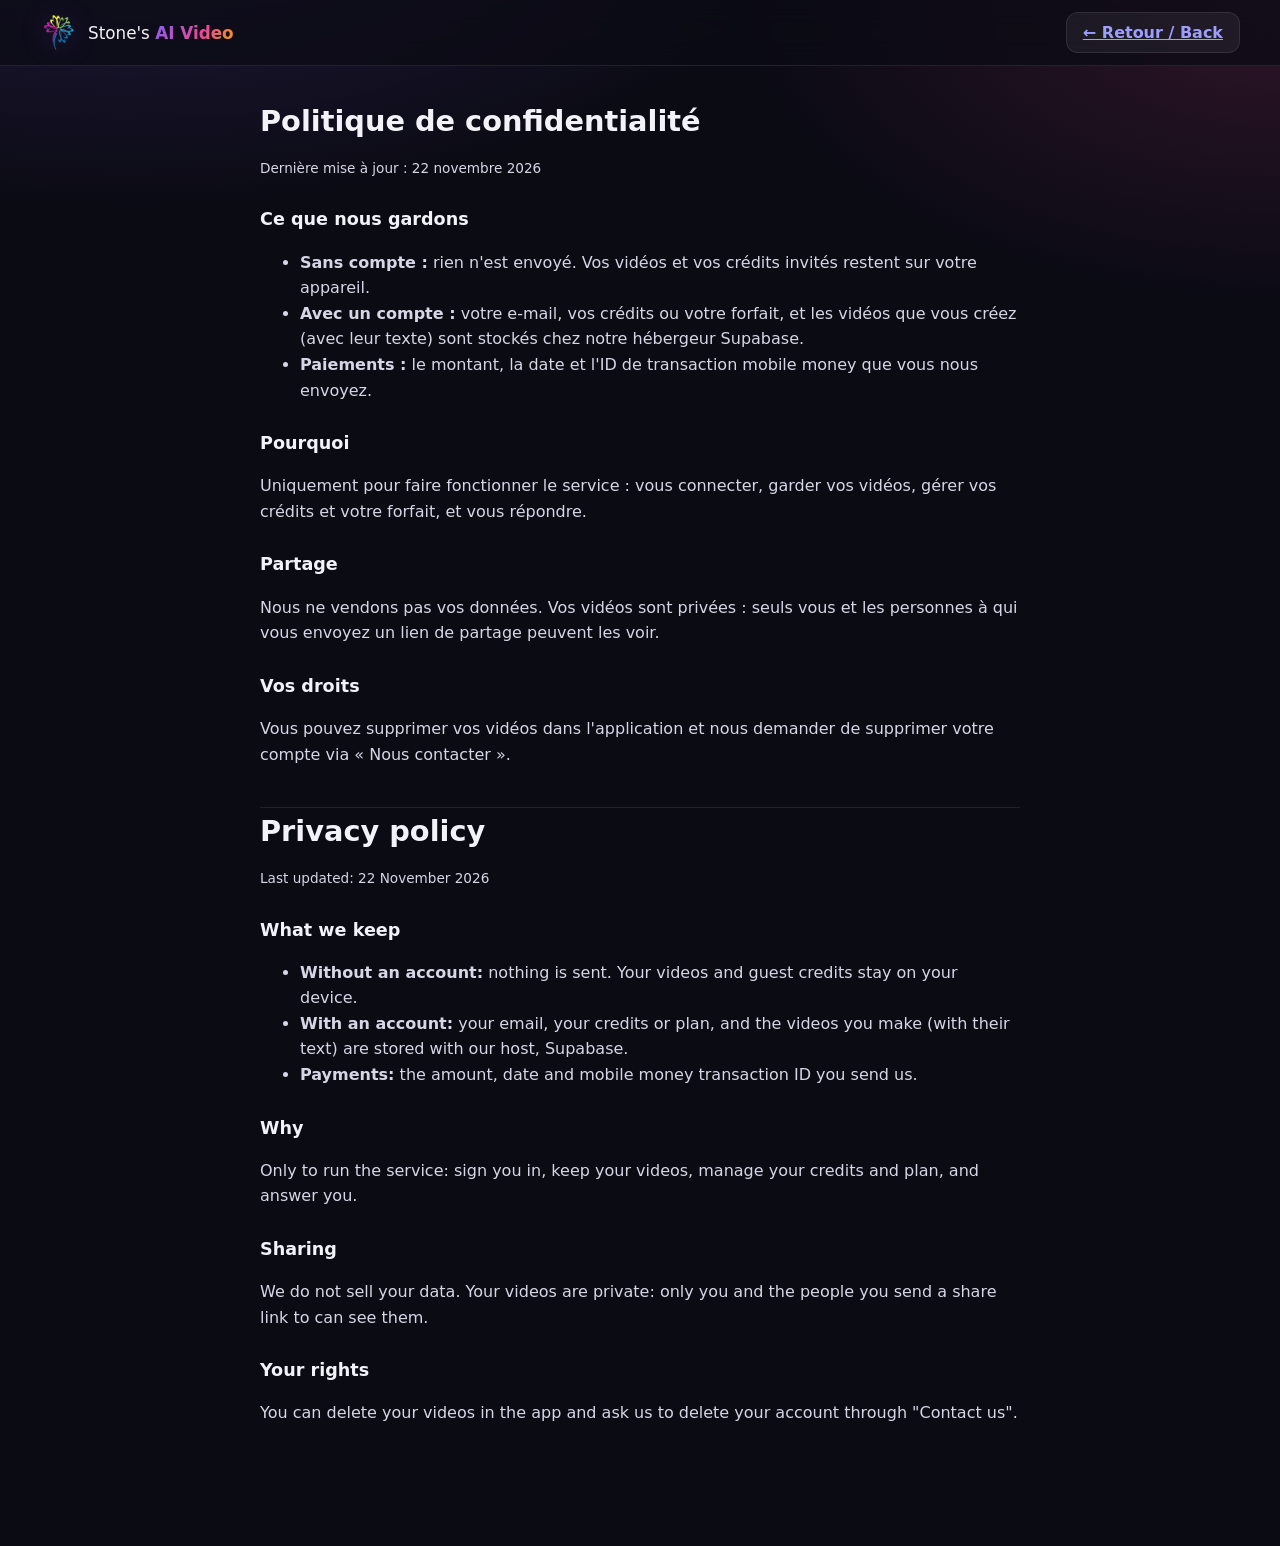
<file: privacy.html>
<!doctype html>
<html lang="fr">
<head>
  <meta charset="utf-8" />
  <meta name="viewport" content="width=device-width, initial-scale=1" />
  <title>Confidentialité · Stone's AI Video</title>
  <link rel="icon" href="assets/favicon-32.png" type="image/png" />
  <link rel="stylesheet" href="css/styles.css" />
  <style>
    .legal { max-width: 760px; margin: 0 auto; padding: 32px 0 40px; line-height: 1.6; }
    .legal h1 { font-size: 1.8rem; margin: 0 0 6px; }
    .legal h2 { font-size: 1.1rem; margin: 26px 0 6px; }
    .legal p, .legal li { color: #d6d6e6; }
    .legal .lang-sep { margin: 40px 0 0; border: 0; border-top: 1px solid var(--panel-border); }
  </style>
</head>
<body>
  <header class="topbar">
    <a class="brand" href="./"><img class="brand-logo" src="assets/icon-192.png" width="38" height="38" alt="" /><span class="brand-name">Stone's <b>AI Video</b></span></a>
    <div class="top-actions"><a class="btn btn-ghost" href="./">← Retour / Back</a></div>
  </header>
  <main class="legal">
    <h1>Politique de confidentialité</h1>
    <p class="muted small">Dernière mise à jour : 22 novembre 2026</p>
    <h2>Ce que nous gardons</h2>
    <ul>
      <li><b>Sans compte :</b> rien n'est envoyé. Vos vidéos et vos crédits invités restent sur votre appareil.</li>
      <li><b>Avec un compte :</b> votre e-mail, vos crédits ou votre forfait, et les vidéos que vous créez (avec leur texte) sont stockés chez notre hébergeur Supabase.</li>
      <li><b>Paiements :</b> le montant, la date et l'ID de transaction mobile money que vous nous envoyez.</li>
    </ul>
    <h2>Pourquoi</h2>
    <p>Uniquement pour faire fonctionner le service : vous connecter, garder vos vidéos, gérer vos crédits et votre forfait, et vous répondre.</p>
    <h2>Partage</h2>
    <p>Nous ne vendons pas vos données. Vos vidéos sont privées : seuls vous et les personnes à qui vous envoyez un lien de partage peuvent les voir.</p>
    <h2>Vos droits</h2>
    <p>Vous pouvez supprimer vos vidéos dans l'application et nous demander de supprimer votre compte via « Nous contacter ».</p>
    <hr class="lang-sep" />
    <h1>Privacy policy</h1>
    <p class="muted small">Last updated: 22 November 2026</p>
    <h2>What we keep</h2>
    <ul>
      <li><b>Without an account:</b> nothing is sent. Your videos and guest credits stay on your device.</li>
      <li><b>With an account:</b> your email, your credits or plan, and the videos you make (with their text) are stored with our host, Supabase.</li>
      <li><b>Payments:</b> the amount, date and mobile money transaction ID you send us.</li>
    </ul>
    <h2>Why</h2>
    <p>Only to run the service: sign you in, keep your videos, manage your credits and plan, and answer you.</p>
    <h2>Sharing</h2>
    <p>We do not sell your data. Your videos are private: only you and the people you send a share link to can see them.</p>
    <h2>Your rights</h2>
    <p>You can delete your videos in the app and ask us to delete your account through "Contact us".</p>
  </main>
</body>
</html>
</file>
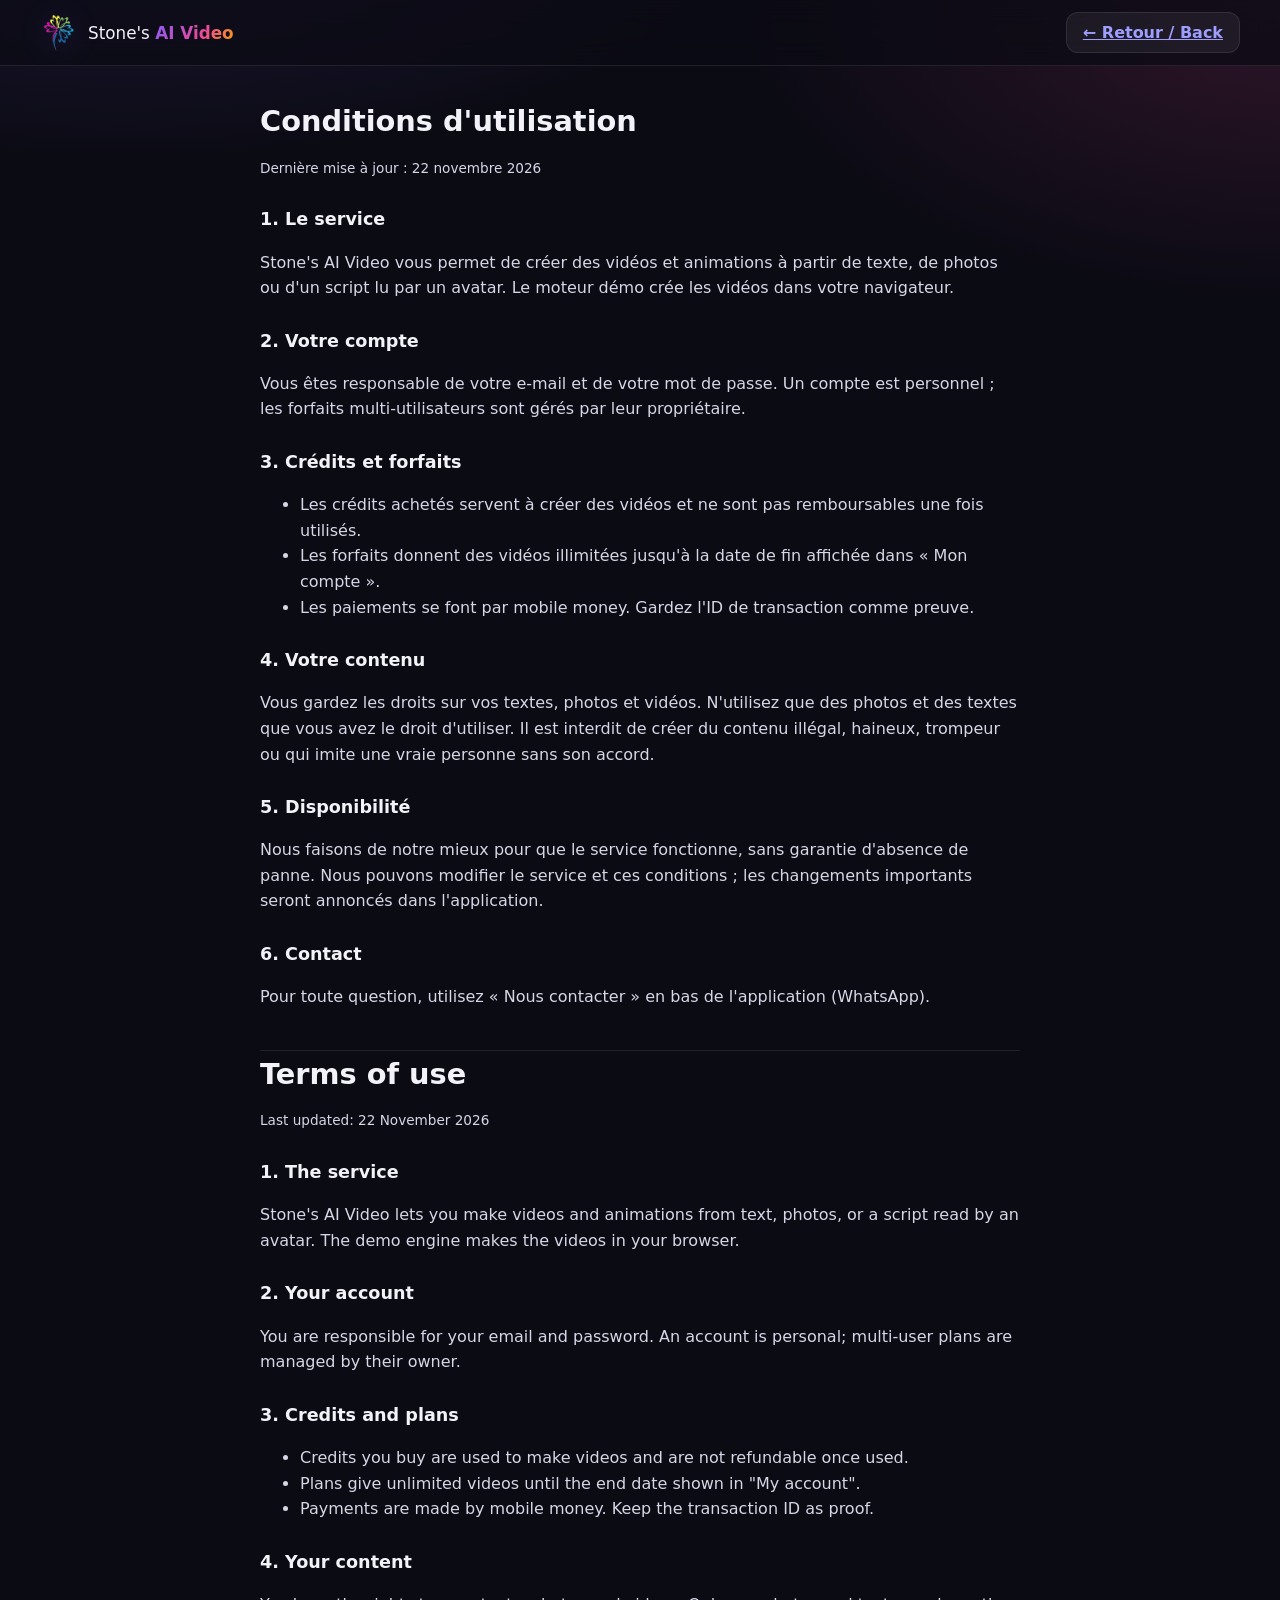
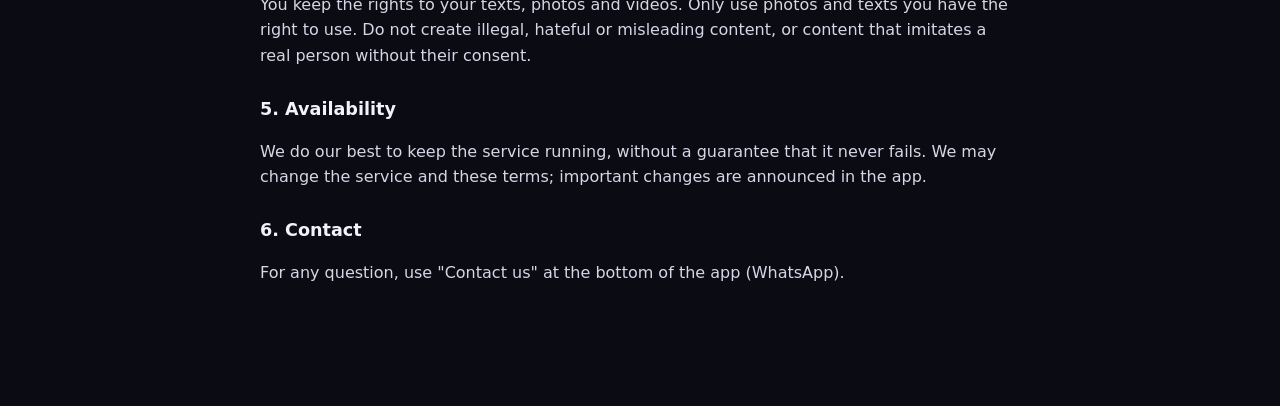
<file: terms.html>
<!doctype html>
<html lang="fr">
<head>
  <meta charset="utf-8" />
  <meta name="viewport" content="width=device-width, initial-scale=1" />
  <title>Conditions · Stone's AI Video</title>
  <link rel="icon" href="assets/favicon-32.png" type="image/png" />
  <link rel="stylesheet" href="css/styles.css" />
  <style>
    .legal { max-width: 760px; margin: 0 auto; padding: 32px 0 40px; line-height: 1.6; }
    .legal h1 { font-size: 1.8rem; margin: 0 0 6px; }
    .legal h2 { font-size: 1.1rem; margin: 26px 0 6px; }
    .legal p, .legal li { color: #d6d6e6; }
    .legal .lang-sep { margin: 40px 0 0; border: 0; border-top: 1px solid var(--panel-border); }
  </style>
</head>
<body>
  <header class="topbar">
    <a class="brand" href="./"><img class="brand-logo" src="assets/icon-192.png" width="38" height="38" alt="" /><span class="brand-name">Stone's <b>AI Video</b></span></a>
    <div class="top-actions"><a class="btn btn-ghost" href="./">← Retour / Back</a></div>
  </header>
  <main class="legal">
    <h1>Conditions d'utilisation</h1>
    <p class="muted small">Dernière mise à jour : 22 novembre 2026</p>
    <h2>1. Le service</h2>
    <p>Stone's AI Video vous permet de créer des vidéos et animations à partir de texte, de photos ou d'un script lu par un avatar. Le moteur démo crée les vidéos dans votre navigateur.</p>
    <h2>2. Votre compte</h2>
    <p>Vous êtes responsable de votre e-mail et de votre mot de passe. Un compte est personnel ; les forfaits multi-utilisateurs sont gérés par leur propriétaire.</p>
    <h2>3. Crédits et forfaits</h2>
    <ul>
      <li>Les crédits achetés servent à créer des vidéos et ne sont pas remboursables une fois utilisés.</li>
      <li>Les forfaits donnent des vidéos illimitées jusqu'à la date de fin affichée dans « Mon compte ».</li>
      <li>Les paiements se font par mobile money. Gardez l'ID de transaction comme preuve.</li>
    </ul>
    <h2>4. Votre contenu</h2>
    <p>Vous gardez les droits sur vos textes, photos et vidéos. N'utilisez que des photos et des textes que vous avez le droit d'utiliser. Il est interdit de créer du contenu illégal, haineux, trompeur ou qui imite une vraie personne sans son accord.</p>
    <h2>5. Disponibilité</h2>
    <p>Nous faisons de notre mieux pour que le service fonctionne, sans garantie d'absence de panne. Nous pouvons modifier le service et ces conditions ; les changements importants seront annoncés dans l'application.</p>
    <h2>6. Contact</h2>
    <p>Pour toute question, utilisez « Nous contacter » en bas de l'application (WhatsApp).</p>
    <hr class="lang-sep" />
    <h1>Terms of use</h1>
    <p class="muted small">Last updated: 22 November 2026</p>
    <h2>1. The service</h2>
    <p>Stone's AI Video lets you make videos and animations from text, photos, or a script read by an avatar. The demo engine makes the videos in your browser.</p>
    <h2>2. Your account</h2>
    <p>You are responsible for your email and password. An account is personal; multi-user plans are managed by their owner.</p>
    <h2>3. Credits and plans</h2>
    <ul>
      <li>Credits you buy are used to make videos and are not refundable once used.</li>
      <li>Plans give unlimited videos until the end date shown in "My account".</li>
      <li>Payments are made by mobile money. Keep the transaction ID as proof.</li>
    </ul>
    <h2>4. Your content</h2>
    <p>You keep the rights to your texts, photos and videos. Only use photos and texts you have the right to use. Do not create illegal, hateful or misleading content, or content that imitates a real person without their consent.</p>
    <h2>5. Availability</h2>
    <p>We do our best to keep the service running, without a guarantee that it never fails. We may change the service and these terms; important changes are announced in the app.</p>
    <h2>6. Contact</h2>
    <p>For any question, use "Contact us" at the bottom of the app (WhatsApp).</p>
  </main>
</body>
</html>
</file>
<file: css/styles.css>
:root {
  --bg: #0b0b14;
  --bg-2: #12121f;
  --panel: rgba(255, 255, 255, 0.045);
  --panel-border: rgba(255, 255, 255, 0.09);
  --text: #f2f2f8;
  --muted: #9a9ab4;
  --accent: #8b5cf6;
  --accent-2: #ec4899;
  --accent-3: #22d3ee;
  --good: #34d399;
  --danger: #f87171;
  --radius: 18px;
  --grad: linear-gradient(120deg, var(--accent) 0%, var(--accent-2) 60%, #f59e0b 100%);
  color-scheme: dark;
}

* { box-sizing: border-box; }
html { scroll-behavior: smooth; }
body {
  margin: 0;
  font-family: Inter, system-ui, -apple-system, Segoe UI, Roboto, sans-serif;
  background:
    radial-gradient(1200px 600px at 10% -10%, rgba(139, 92, 246, 0.22), transparent 60%),
    radial-gradient(900px 500px at 100% 0%, rgba(236, 72, 153, 0.16), transparent 60%),
    var(--bg);
  color: var(--text);
  min-height: 100vh;
  -webkit-font-smoothing: antialiased;
  /* Room for the hosting badge in the bottom corner so it never covers content. */
  padding-bottom: 64px;
  overflow-x: hidden;
}
em { font-style: normal; }
button, input, select, textarea { font: inherit; color: inherit; }
button { cursor: pointer; }
.hidden { display: none !important; }
.muted { color: var(--muted); }
.small { font-size: 0.85rem; }
.center { text-align: center; }

/* Top bar */
.topbar {
  position: sticky; top: 0; z-index: 20;
  display: flex; align-items: center; gap: 16px;
  padding: 12px clamp(16px, 4vw, 40px);
  background: rgba(11, 11, 20, 0.75);
  backdrop-filter: blur(14px);
  border-bottom: 1px solid var(--panel-border);
}
.brand { display: flex; align-items: center; gap: 10px; text-decoration: none; color: var(--text); font-size: 1.05rem; }
.brand-mark {
  display: grid; place-items: center; width: 34px; height: 34px; border-radius: 10px;
  background: var(--grad); font-size: 0.9rem; box-shadow: 0 6px 20px rgba(139, 92, 246, 0.45);
}
.brand-logo { width: 38px; height: 38px; object-fit: contain; filter: drop-shadow(0 4px 14px rgba(139, 92, 246, 0.35)); }
.brand-name b { background: var(--grad); -webkit-background-clip: text; background-clip: text; color: transparent; }
.topnav { display: flex; gap: 18px; margin-left: 12px; }
.topnav a { color: var(--muted); text-decoration: none; font-weight: 500; }
.topnav a:hover { color: var(--text); }
.top-actions { margin-left: auto; display: flex; gap: 10px; align-items: center; }
.credits-pill {
  display: flex; align-items: center; gap: 6px;
  border: 1px solid rgba(245, 158, 11, 0.35); background: rgba(245, 158, 11, 0.1);
  color: #fcd34d; padding: 7px 12px; border-radius: 999px; font-weight: 600; font-size: 0.9rem;
}
.coin { font-size: 0.8rem; }

/* Buttons */
.btn {
  border: 0; border-radius: 12px; padding: 10px 16px; font-weight: 600;
  display: inline-flex; align-items: center; justify-content: center; gap: 8px;
  transition: transform 0.12s ease, box-shadow 0.2s ease, background 0.2s ease, opacity 0.2s;
}
.btn:active { transform: scale(0.97); }
.btn:disabled { opacity: 0.55; cursor: not-allowed; }
.btn-primary { background: var(--grad); color: white; box-shadow: 0 8px 26px rgba(139, 92, 246, 0.35); }
.btn-primary:hover:not(:disabled) { box-shadow: 0 10px 34px rgba(236, 72, 153, 0.45); }
.btn-ghost { background: rgba(255, 255, 255, 0.06); border: 1px solid var(--panel-border); }
.btn-ghost:hover { background: rgba(255, 255, 255, 0.11); }
.btn-sm { padding: 7px 12px; font-size: 0.88rem; }
.btn-xl { width: 100%; padding: 16px 20px; font-size: 1.08rem; border-radius: 14px; justify-content: space-between; margin-top: 6px; }
.btn-block { width: 100%; margin-top: 10px; }
.btn.danger { color: var(--danger); }
.cost { font-size: 0.82rem; background: rgba(0, 0, 0, 0.22); padding: 4px 10px; border-radius: 999px; }
.linklike { background: none; border: 0; color: var(--accent-3); padding: 0; font-weight: 600; }

/* Hero */
main { padding: 0 clamp(16px, 4vw, 40px); max-width: 1280px; margin: 0 auto; }
.hero { padding-top: 26px; }
.hero h1 {
  font-size: clamp(1.9rem, 4.6vw, 3.3rem); line-height: 1.08; margin: 0 0 10px; letter-spacing: -0.02em; text-align: center; font-weight: 800;
}
.grad { white-space: nowrap; background: var(--grad); -webkit-background-clip: text; background-clip: text; color: transparent; }
.sub { text-align: center; color: var(--muted); font-size: 1.05rem; margin: 0 auto 22px; max-width: 620px; }

/* Studio layout */
.studio { display: grid; grid-template-columns: minmax(0, 1.1fr) minmax(0, 1fr); gap: 22px; align-items: start; }
.panel {
  background: var(--panel); border: 1px solid var(--panel-border); border-radius: var(--radius);
  padding: 20px; box-shadow: 0 20px 60px rgba(0, 0, 0, 0.35);
}
.stage { position: sticky; top: 80px; display: flex; flex-direction: column; gap: 14px; }

.mode-tabs { display: grid; grid-template-columns: repeat(3, minmax(0, 1fr)); gap: 6px; background: rgba(0,0,0,0.25); padding: 5px; border-radius: 14px; margin-bottom: 16px; }
.mode-tab {
  border: 0; background: transparent; color: var(--muted); padding: 10px 6px; border-radius: 10px; font-weight: 600; font-size: 0.92rem;
  display: flex; gap: 6px; align-items: center; justify-content: center; text-align: center; line-height: 1.2;
}
.mode-tab.active { background: rgba(255,255,255,0.1); color: var(--text); box-shadow: inset 0 0 0 1px rgba(255,255,255,0.08); }

.prompt-wrap {
  border: 1px solid var(--panel-border); border-radius: 14px; background: rgba(0, 0, 0, 0.28);
  transition: border-color 0.2s, box-shadow 0.2s;
}
.prompt-wrap:focus-within { border-color: rgba(139, 92, 246, 0.7); box-shadow: 0 0 0 4px rgba(139, 92, 246, 0.15); }
textarea {
  width: 100%; resize: vertical; min-height: 88px; border: 0; background: transparent; outline: none;
  padding: 12px 16px 6px; font-size: 1.02rem; line-height: 1.5;
}
.prompt-tools { display: flex; justify-content: space-between; align-items: center; padding: 6px 10px 10px; }
.count { font-size: 0.8rem; color: var(--muted); }
.chip-btn {
  border: 1px solid var(--panel-border); background: rgba(255,255,255,0.05); padding: 6px 12px; border-radius: 999px; font-size: 0.85rem; font-weight: 600;
}
.chip-btn:hover { background: rgba(255,255,255,0.1); }

.field { margin-top: 15px; }
.field.row { display: flex; gap: 18px; align-items: flex-end; }
.grow { flex: 1; }
.field-label { font-size: 0.85rem; font-weight: 600; color: var(--muted); margin-bottom: 8px; text-transform: uppercase; letter-spacing: 0.06em; }
.field-label span { color: var(--text); text-transform: none; letter-spacing: 0; margin-left: 6px; }
.chips { display: flex; flex-wrap: wrap; gap: 8px; }
.chip {
  border: 1px solid var(--panel-border); background: rgba(255, 255, 255, 0.04); padding: 9px 14px; border-radius: 12px; font-weight: 600; font-size: 0.92rem;
  display: inline-flex; align-items: center; gap: 8px; transition: all 0.15s;
}
.chip:hover { border-color: rgba(255,255,255,0.22); }
.chip.active { border-color: transparent; background: linear-gradient(rgba(20,20,35,0.92), rgba(20,20,35,0.92)) padding-box, var(--grad) border-box; border: 1px solid transparent; box-shadow: 0 6px 18px rgba(139,92,246,0.25); }
.ar { display: inline-block; border: 2px solid currentColor; border-radius: 3px; opacity: 0.85; }
.ar-916 { width: 9px; height: 15px; }
.ar-169 { width: 16px; height: 9px; }
.ar-11 { width: 12px; height: 12px; }
.ar-45 { width: 11px; height: 13px; }

input[type="range"] { width: 100%; accent-color: var(--accent); }
.toggle { display: flex; align-items: center; gap: 10px; font-weight: 600; white-space: nowrap; padding-bottom: 2px; }
.toggle input { display: none; }
.slider { width: 42px; height: 24px; border-radius: 999px; background: rgba(255,255,255,0.15); position: relative; transition: background 0.2s; }
.slider::after { content: ""; position: absolute; top: 3px; left: 3px; width: 18px; height: 18px; border-radius: 50%; background: white; transition: transform 0.2s; }
.toggle input:checked + .slider { background: var(--accent); }
.toggle input:checked + .slider::after { transform: translateX(18px); }
.fine { font-size: 0.82rem; color: var(--muted); margin: 10px 0 0; }

/* Image upload */
.dropzone {
  display: flex; flex-direction: column; align-items: center; gap: 6px; padding: 22px; border-radius: 14px;
  border: 1.5px dashed rgba(255,255,255,0.2); background: rgba(0,0,0,0.2); cursor: pointer; text-align: center; color: var(--muted);
  transition: border-color 0.2s, background 0.2s;
}
.dropzone b { color: var(--text); }
.dropzone.drag { border-color: var(--accent); background: rgba(139,92,246,0.1); }
.dz-icon { font-size: 1.4rem; }
.thumbs { display: flex; flex-wrap: wrap; gap: 8px; margin-top: 10px; }
.thumb { position: relative; width: 72px; height: 72px; border-radius: 10px; overflow: hidden; border: 1px solid var(--panel-border); }
.thumb img { width: 100%; height: 100%; object-fit: cover; }
.thumb button { position: absolute; top: 3px; right: 3px; width: 22px; height: 22px; border-radius: 50%; border: 0; background: rgba(0,0,0,0.7); font-size: 0.8rem; line-height: 1; }

/* Avatar picker */
.avatar-picker { display: grid; grid-template-columns: repeat(4, 1fr); gap: 8px; }
.avatar-opt {
  border: 1px solid var(--panel-border); background: rgba(255,255,255,0.04); border-radius: 14px; padding: 8px 4px 6px;
  display: flex; flex-direction: column; align-items: center; gap: 4px; font-size: 0.85rem; font-weight: 600;
}
.avatar-opt canvas { width: 64px; height: 64px; }
.avatar-opt.active { border-color: var(--accent); background: rgba(139,92,246,0.14); }
.voice-row { display: flex; align-items: center; gap: 10px; margin-top: 12px; }
.voice-row label { font-size: 0.85rem; color: var(--muted); font-weight: 600; }
select {
  flex: 1; min-width: 0; background: rgba(0,0,0,0.3); border: 1px solid var(--panel-border); border-radius: 10px; padding: 8px 10px;
}

/* Stage */
.screen {
  position: relative; margin: 0 auto; width: 100%; border-radius: 14px; overflow: hidden; background: #000;
  aspect-ratio: 9 / 16; max-height: 68vh; box-shadow: 0 0 0 1px var(--panel-border), 0 30px 60px rgba(0,0,0,0.5);
}
.screen[data-aspect="16:9"] { aspect-ratio: 16 / 9; }
.screen[data-aspect="1:1"] { aspect-ratio: 1 / 1; }
.screen[data-aspect="4:5"] { aspect-ratio: 4 / 5; }
.screen[data-aspect="9:16"] { width: auto; height: min(68vh, calc(100vh - 230px)); min-height: 360px; max-width: 100%; }
.screen canvas, .screen video { position: absolute; inset: 0; width: 100%; height: 100%; object-fit: contain; background: #000; }
.screen-empty {
  position: absolute; inset: 0; display: grid; place-content: center; justify-items: center; gap: 10px; color: var(--muted);
  background: radial-gradient(circle at 50% 40%, rgba(139,92,246,0.25), transparent 60%), #08080f;
}
.pulse {
  width: 64px; height: 64px; border-radius: 50%; display: grid; place-items: center; background: var(--grad); color: white; font-size: 1.3rem;
  animation: pulse 2s infinite;
}
@keyframes pulse { 0% { box-shadow: 0 0 0 0 rgba(236,72,153,0.5); } 70% { box-shadow: 0 0 0 22px rgba(236,72,153,0); } 100% { box-shadow: 0 0 0 0 rgba(236,72,153,0); } }

.progress { background: rgba(0,0,0,0.25); border: 1px solid var(--panel-border); border-radius: 14px; padding: 14px; display: flex; flex-direction: column; gap: 10px; }
.progress-top { display: flex; justify-content: space-between; font-weight: 600; font-size: 0.95rem; }
.bar { height: 10px; border-radius: 999px; background: rgba(255,255,255,0.08); overflow: hidden; }
.bar-fill { height: 100%; width: 0; background: var(--grad); border-radius: 999px; transition: width 0.15s linear; box-shadow: 0 0 18px rgba(236,72,153,0.6); }
.steps { list-style: none; display: flex; gap: 8px; padding: 0; margin: 0; font-size: 0.82rem; color: var(--muted); }
.steps li { flex: 1; text-align: center; padding: 6px; border-radius: 8px; background: rgba(255,255,255,0.04); }
.steps li.active { color: var(--text); background: rgba(139,92,246,0.22); }
.steps li.done { color: var(--good); }
.steps li.done::before { content: "✓ "; }
#cancelBtn { align-self: center; }

.result-actions { display: grid; grid-template-columns: repeat(3, 1fr); gap: 8px; }

/* Inspiration */
.inspo { margin-top: 56px; }
.inspo h2, .section-head h2 { font-size: 1.4rem; margin: 0 0 14px; }
.inspo-grid { display: grid; grid-template-columns: repeat(auto-fill, minmax(230px, 1fr)); gap: 12px; }
.inspo-card {
  text-align: left; border: 1px solid var(--panel-border); background: var(--panel); border-radius: 14px; padding: 14px;
  display: flex; flex-direction: column; gap: 6px; transition: transform 0.15s, border-color 0.15s;
}
.inspo-card:hover { transform: translateY(-2px); border-color: rgba(255,255,255,0.22); }
.inspo-card .tag { font-size: 0.75rem; color: var(--accent-3); font-weight: 700; text-transform: uppercase; letter-spacing: 0.06em; }
.inspo-card p { margin: 0; font-size: 0.92rem; color: #d6d6e6; }

/* Gallery */
.gallery-section { margin: 56px 0 40px; }
.section-head { display: flex; justify-content: space-between; align-items: baseline; gap: 12px; }
.gallery { display: grid; grid-template-columns: repeat(auto-fill, minmax(170px, 1fr)); gap: 14px; }
.gcard {
  border: 1px solid var(--panel-border); background: var(--panel); border-radius: 14px; overflow: hidden; text-align: left; padding: 0;
  transition: transform 0.15s, border-color 0.15s;
}
.gcard:hover { transform: translateY(-3px); border-color: rgba(255,255,255,0.25); }
.gthumb { position: relative; aspect-ratio: 1; background: #000; }
.gthumb img { width: 100%; height: 100%; object-fit: cover; display: block; }
.gthumb .play { position: absolute; inset: 0; display: grid; place-items: center; font-size: 1.6rem; opacity: 0; transition: opacity 0.2s; background: rgba(0,0,0,0.35); }
.gcard:hover .play { opacity: 1; }
.gbadge { position: absolute; left: 8px; top: 8px; font-size: 0.72rem; font-weight: 700; padding: 3px 8px; border-radius: 999px; background: rgba(0,0,0,0.65); }
.gcloud { position: absolute; right: 8px; top: 8px; font-size: 0.72rem; padding: 3px 7px; border-radius: 999px; background: rgba(0,0,0,0.65); }
.ginfo { padding: 10px 12px; }
.ginfo b { display: block; font-size: 0.9rem; white-space: nowrap; overflow: hidden; text-overflow: ellipsis; }
.ginfo span { font-size: 0.78rem; color: var(--muted); }
.empty-gallery { color: var(--muted); text-align: center; padding: 30px; border: 1px dashed var(--panel-border); border-radius: 14px; }

.footer { display: flex; justify-content: space-between; padding: 24px clamp(16px, 4vw, 40px); color: var(--muted); font-size: 0.85rem; border-top: 1px solid var(--panel-border); }

/* Modals */
.modal { border: 0; padding: 0; background: transparent; color: var(--text); max-width: calc(100vw - 32px); }
.modal::backdrop { background: rgba(4, 4, 10, 0.7); backdrop-filter: blur(6px); }
.modal-card {
  position: relative; width: 400px; max-width: 100%; background: var(--bg-2); border: 1px solid var(--panel-border); border-radius: 20px; padding: 26px;
  display: flex; flex-direction: column; gap: 10px;
}
.modal-card.wide { width: 620px; }
.modal-card h3 { margin: 0; font-size: 1.35rem; }
.modal-card p { margin: 0; }
.modal-card label { display: flex; flex-direction: column; gap: 6px; font-size: 0.88rem; font-weight: 600; color: var(--muted); }
.modal-card input { background: rgba(0,0,0,0.3); border: 1px solid var(--panel-border); border-radius: 10px; padding: 11px 12px; outline: none; color: var(--text); }
.modal-card input:focus { border-color: var(--accent); }
.modal-x { position: absolute; top: 12px; right: 14px; background: none; border: 0; font-size: 1.5rem; color: var(--muted); line-height: 1; }
.form-error { color: var(--danger); font-size: 0.88rem; }
.stat-row { display: grid; grid-template-columns: repeat(3, 1fr); gap: 8px; margin: 8px 0; }
.stat { background: rgba(255,255,255,0.05); border-radius: 12px; padding: 12px; text-align: center; }
.stat b { display: block; font-size: 1.3rem; }
.stat span { font-size: 0.78rem; color: var(--muted); }
.packs { display: grid; grid-template-columns: repeat(3, 1fr); gap: 10px; margin: 10px 0; }
.pack { position: relative; display: flex; flex-direction: column; align-items: center; gap: 2px; padding: 18px 10px; border-radius: 14px; border: 1px solid var(--panel-border); background: rgba(255,255,255,0.04); }
.pack.featured { border-color: var(--accent); background: rgba(139,92,246,0.12); }
.pack .big { font-size: 1.8rem; font-weight: 800; }
.pack .price { margin-top: 6px; font-weight: 700; color: #fcd34d; }
.badge { position: absolute; top: -10px; font-size: 0.7rem; background: var(--grad); padding: 3px 8px; border-radius: 999px; font-weight: 700; }
.notice { background: rgba(34,211,238,0.08); border: 1px solid rgba(34,211,238,0.25); border-radius: 12px; padding: 10px 12px; font-size: 0.9rem; }
.engines { display: flex; flex-direction: column; gap: 8px; margin-top: 8px; }
.engine {
  display: flex; align-items: center; gap: 12px; text-align: left; padding: 12px 14px; border-radius: 12px; border: 1px solid var(--panel-border); background: rgba(255,255,255,0.04);
}
.engine.active { border-color: var(--accent); background: rgba(139,92,246,0.12); }
.engine:disabled { opacity: 0.6; cursor: not-allowed; }
.engine .e-name { font-weight: 700; }
.engine .e-desc { font-size: 0.82rem; color: var(--muted); }
.engine .e-tag { margin-left: auto; font-size: 0.72rem; font-weight: 700; padding: 3px 8px; border-radius: 999px; background: rgba(255,255,255,0.08); white-space: nowrap; }
.player-card { width: 720px; padding: 14px; }
.player-card video { width: 100%; max-height: 70vh; background: #000; border-radius: 12px; }
.player-meta { display: flex; justify-content: space-between; align-items: center; gap: 10px; }
.player-actions { display: flex; gap: 6px; }

/* Pricing */
.modal-card.pricing-card { width: 760px; max-height: 92vh; overflow: auto; }
.price-head { font-size: 0.8rem; font-weight: 700; text-transform: uppercase; letter-spacing: 0.06em; color: var(--muted); margin-top: 8px; }
.plans { display: grid; grid-template-columns: repeat(4, 1fr); gap: 10px; }
.plan { position: relative; display: flex; flex-direction: column; gap: 4px; padding: 16px 12px 12px; border-radius: 14px; border: 1px solid var(--panel-border); background: rgba(255,255,255,0.04); }
.plan.featured { border-color: var(--accent); background: rgba(139,92,246,0.12); }
.plan b { font-size: 1.02rem; }
.plan .amt { font-size: 1.35rem; font-weight: 800; color: #fcd34d; line-height: 1.1; }
.plan .amt small { font-size: 0.75rem; color: var(--muted); font-weight: 600; }
.plan .meta { font-size: 0.8rem; color: var(--muted); flex: 1; }
.plan .badge, .pack .badge { left: 12px; }
.pack .badge { left: 50%; transform: translateX(-50%); white-space: nowrap; }
.btn-choose { text-decoration: none; margin-top: 8px; width: 100%; padding: 8px 10px; font-size: 0.86rem; }
.pack .btn-choose { margin-top: 10px; }
a.btn-choose { color: var(--text); }
.howpay { margin-top: 6px; background: rgba(34,211,238,0.08); border: 1px solid rgba(34,211,238,0.25); border-radius: 12px; padding: 12px 14px; font-size: 0.9rem; }
.howpay ol { margin: 6px 0 0; padding-left: 20px; }
.howpay li { margin: 2px 0; }
@media (max-width: 720px) { .plans { grid-template-columns: 1fr 1fr; } }

/* Subscription */
.sub-box { border: 1px solid rgba(139,92,246,0.5); background: rgba(139,92,246,0.12); border-radius: 12px; padding: 12px 14px; font-size: 0.92rem; }
.sub-box b { display: block; font-size: 1rem; }
.sub-box.ended { border-color: rgba(248,113,113,0.5); background: rgba(248,113,113,0.1); }
.key-row { display: flex; gap: 8px; }
.key-row input { flex: 1; min-width: 0; font-family: ui-monospace, Menlo, monospace; letter-spacing: 0.04em; text-transform: uppercase; }

/* Toast */
.toast {
  position: fixed; left: 50%; bottom: 24px; transform: translate(-50%, 30px); opacity: 0; pointer-events: none;
  background: #1d1d30; border: 1px solid var(--panel-border); padding: 12px 18px; border-radius: 12px; font-weight: 600; z-index: 100;
  transition: all 0.25s ease; box-shadow: 0 12px 40px rgba(0,0,0,0.5); max-width: calc(100vw - 32px);
}
.toast.show { opacity: 1; transform: translate(-50%, 0); }

/* Responsive */
@media (max-width: 900px) {
  .studio { grid-template-columns: minmax(0, 1fr); }
  .stage { position: static; }
  .screen[data-aspect="9:16"] { height: 60vh; }
  .topnav { display: none; }
}
@media (max-width: 520px) {
  .mode-tab { font-size: 0.78rem; flex-direction: column; gap: 2px; }
  .brand-name { display: none; }
  .avatar-picker { grid-template-columns: repeat(2, 1fr); }
  .packs { grid-template-columns: 1fr; }
  .field.row { flex-direction: column; align-items: stretch; }
  .result-actions { grid-template-columns: 1fr 1fr; }
  #againBtn { grid-column: span 2; }
}
@media (prefers-reduced-motion: reduce) { .pulse { animation: none; } }

/* Language switch */
.lang-btn { border: 1px solid var(--panel-border); background: rgba(255,255,255,0.06); border-radius: 999px; padding: 6px 10px; font-weight: 700; font-size: 0.8rem; letter-spacing: 0.04em; }
.lang-btn:hover { background: rgba(255,255,255,0.12); }

/* More options */
.more { margin-top: 14px; border: 1px solid var(--panel-border); border-radius: 12px; background: rgba(0,0,0,0.18); }
.more summary { cursor: pointer; padding: 10px 14px; font-size: 0.88rem; font-weight: 600; color: var(--muted); list-style: none; }
.more summary::-webkit-details-marker { display: none; }
.more summary::before { content: "＋ "; }
.more[open] summary::before { content: "－ "; }
.more-body { padding: 0 14px 12px; display: flex; flex-direction: column; gap: 12px; }
.more-row { display: flex; align-items: center; justify-content: space-between; gap: 12px; font-size: 0.9rem; font-weight: 600; flex-wrap: wrap; }
.more-row select { flex: 0 1 220px; }
.logo-row { display: flex; align-items: center; gap: 8px; }
.logo-btn { cursor: pointer; }
.logo-preview { width: 36px; height: 36px; object-fit: contain; border-radius: 8px; background: rgba(255,255,255,0.08); padding: 3px; }

/* Old result while you edit */
.screen.stale video { filter: brightness(0.35) blur(2px); }
.screen.stale::after {
  content: attr(data-stale); position: absolute; left: 50%; top: 50%; transform: translate(-50%, -50%); width: 80%;
  text-align: center; font-weight: 700; padding: 12px 14px; border-radius: 12px; background: rgba(11,11,20,0.85); border: 1px solid var(--panel-border);
  pointer-events: none;
}

/* How it works */
.how { display: grid; grid-template-columns: repeat(3, 1fr); gap: 12px; margin-top: 34px; }
.how-step { display: flex; gap: 12px; align-items: flex-start; padding: 14px; border-radius: 14px; background: var(--panel); border: 1px solid var(--panel-border); }
.how-step b { display: block; margin-bottom: 2px; }
.how-step p { margin: 0; font-size: 0.86rem; color: var(--muted); }
.how-n { flex: none; width: 30px; height: 30px; border-radius: 50%; display: grid; place-items: center; background: var(--grad); font-weight: 800; font-size: 0.9rem; }

/* Templates */
.inspo { margin-top: 40px; }
.tpl-cats { margin-bottom: 12px; }
.tpl-cats .chip { padding: 7px 12px; font-size: 0.86rem; }
.inspo-card b { font-size: 0.98rem; }

.gcloud.warn { right: auto; left: 8px; top: auto; bottom: 8px; background: rgba(245,158,11,0.85); color: #1c1917; font-weight: 700; }
.empty-gallery { display: flex; flex-direction: column; align-items: center; gap: 12px; }
.empty-gallery p { margin: 0; }
.forgot { align-self: flex-end; font-size: 0.84rem; margin-top: -4px; }
.footer { flex-wrap: wrap; gap: 12px; align-items: center; }
.footer-links { display: flex; flex-wrap: wrap; gap: 16px; align-items: center; }
.footer-links a { color: var(--muted); text-decoration: none; font-weight: 600; }
.footer-links a:hover, .footer-links .linklike:hover { color: var(--text); }
.footer-links .linklike { color: var(--muted); }
:focus-visible { outline: 2px solid var(--accent-3); outline-offset: 2px; }

@media (max-width: 720px) {
  .how { grid-template-columns: 1fr; }
}
@media (max-width: 520px) {
  .hero h1 { font-size: 1.75rem; }
  .top-actions { gap: 6px; }
  .credits-pill { padding: 6px 10px; font-size: 0.82rem; }
  .more-row select { flex: 1 1 100%; }
}

/* Visuals choice */
.chip-note { font-size: 0.72rem; font-weight: 600; color: var(--muted); }

/* Current plan */
.plan .meta.mine { flex: 0; color: var(--good); font-weight: 700; }

/* Samples */
.samples { margin-top: 40px; }
.samples-grid { display: grid; grid-template-columns: repeat(3, minmax(0, 1fr)); gap: 14px; }
.samples figure { margin: 0; border-radius: 14px; overflow: hidden; border: 1px solid var(--panel-border); background: #000; }
.samples video { display: block; width: 100%; aspect-ratio: 9 / 16; max-height: 420px; object-fit: cover; background: #000; }
.samples figcaption { padding: 8px 12px; font-size: 0.85rem; font-weight: 600; background: var(--panel); }

/* Gallery tools */
.gallery-tools { display: flex; flex-wrap: wrap; gap: 10px; align-items: center; margin-bottom: 14px; }
.gallery-tools input { flex: 1 1 200px; max-width: 320px; background: rgba(0,0,0,0.3); border: 1px solid var(--panel-border); border-radius: 10px; padding: 9px 12px; color: var(--text); }
.gallery-tools .chip { padding: 7px 12px; font-size: 0.86rem; }
#galleryNone { padding: 20px; }

select { max-width: 100%; }
@media (max-width: 720px) {
  .samples-grid { grid-template-columns: repeat(3, minmax(0, 1fr)); gap: 8px; }
  .samples figcaption { font-size: 0.72rem; padding: 6px 8px; }
}

/* Voice-over picker */
.voiceover-row { margin-top: 0; }
.voiceover-row select { flex: 1 1 auto; min-width: 0; }
.voiceover-row .chip-btn { white-space: nowrap; flex: none; }
</file>
